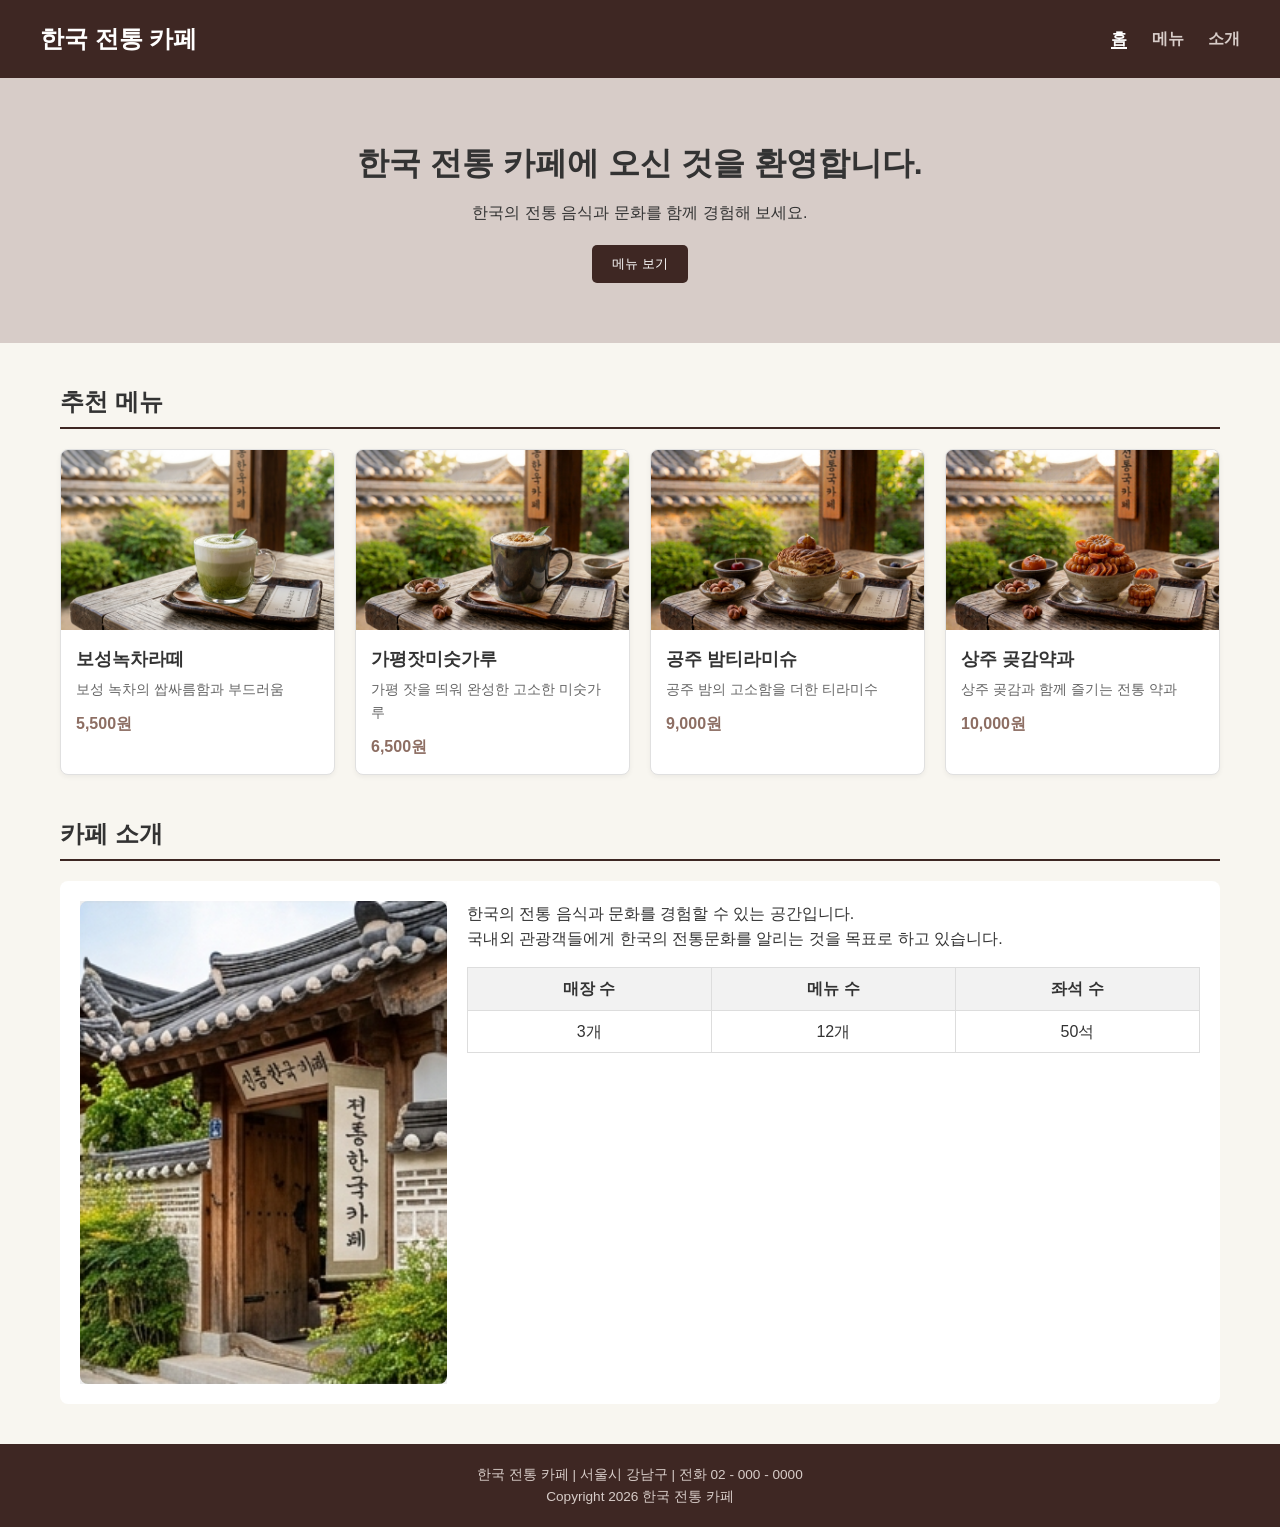
<file: index.html>
<!DOCTYPE html>
<html lang="ko">
<head>
    <meta charset="UTF-8">
    <meta name="viewport" content="width=device-width, initial-scale=1.0">
    <title>한국 전통 카페</title>
    <link rel="stylesheet" href="style.css">
</head>
<body>

<header>
    <h1>한국 전통 카페</h1>
    <nav>
        <a href="index.html" class="active">홈</a>
        <a href="menu.html">메뉴</a>
        <a href="about.html">소개</a>
    </nav>
</header>

<section class="main-banner">
    <h2>한국 전통 카페에 오신 것을 환영합니다.</h2>
    <p>한국의 전통 음식과 문화를 함께 경험해 보세요.</p>
    <button onclick="goMenu()">메뉴 보기</button>
</section>

<section class="content">
    <h2 class="title">추천 메뉴</h2>
    <div class="menu-list">
        <div class="menu-box">
            <div class="image"><img src="images/보성녹차라떼.png" alt="보성녹차라떼"></div>
            <div class="menu-text">
                <h3>보성녹차라떼</h3>
                <p>보성 녹차의 쌉싸름함과 부드러움</p>
                <strong>5,500원</strong>
            </div>
        </div>
        <div class="menu-box">
            <div class="image"><img src="images/가평잣미숫가루.png" alt="가평잣미숫가루"></div>
            <div class="menu-text">
                <h3>가평잣미숫가루</h3>
                <p>가평 잣을 띄워 완성한 고소한 미숫가루</p>
                <strong>6,500원</strong>
            </div>
        </div>
        <div class="menu-box">
            <div class="image"><img src="images/공주밤티라미슈.png" alt="공주 밤티라미슈"></div>
            <div class="menu-text">
                <h3>공주 밤티라미슈</h3>
                <p>공주 밤의 고소함을 더한 티라미수</p>
                <strong>9,000원</strong>
            </div>
        </div>
        <div class="menu-box">
            <div class="image"><img src="images/상주곶감약과.png" alt="상주 곶감약과"></div>
            <div class="menu-text">
                <h3>상주 곶감약과</h3>
                <p>상주 곶감과 함께 즐기는 전통 약과</p>
                <strong>10,000원</strong>
            </div>
        </div>
    </div>
</section>

<section class="content">
    <h2 class="title">카페 소개</h2>
    <div class="cafe-intro">
        <div class="cafe-image">
            <img src="images/1.png" alt="매장 전경">
        </div>
        <div class="cafe-text">
            <p>한국의 전통 음식과 문화를 경험할 수 있는 공간입니다.</p>
            <p>국내외 관광객들에게 한국의 전통문화를 알리는 것을 목표로 하고 있습니다.</p>
            <table>
                <tr>
                    <th>매장 수</th>
                    <th>메뉴 수</th>
                    <th>좌석 수</th>
                </tr>
                <tr>
                    <td>3개</td>
                    <td>12개</td>
                    <td>50석</td>
                </tr>
            </table>
        </div>
    </div>
</section>

<footer>
    <p>한국 전통 카페 | 서울시 강남구 | 전화 02 - 000 - 0000</p>
    <p>Copyright 2026 한국 전통 카페</p>
</footer>

<script src="script.js"></script>
</body>
</html>
</file>
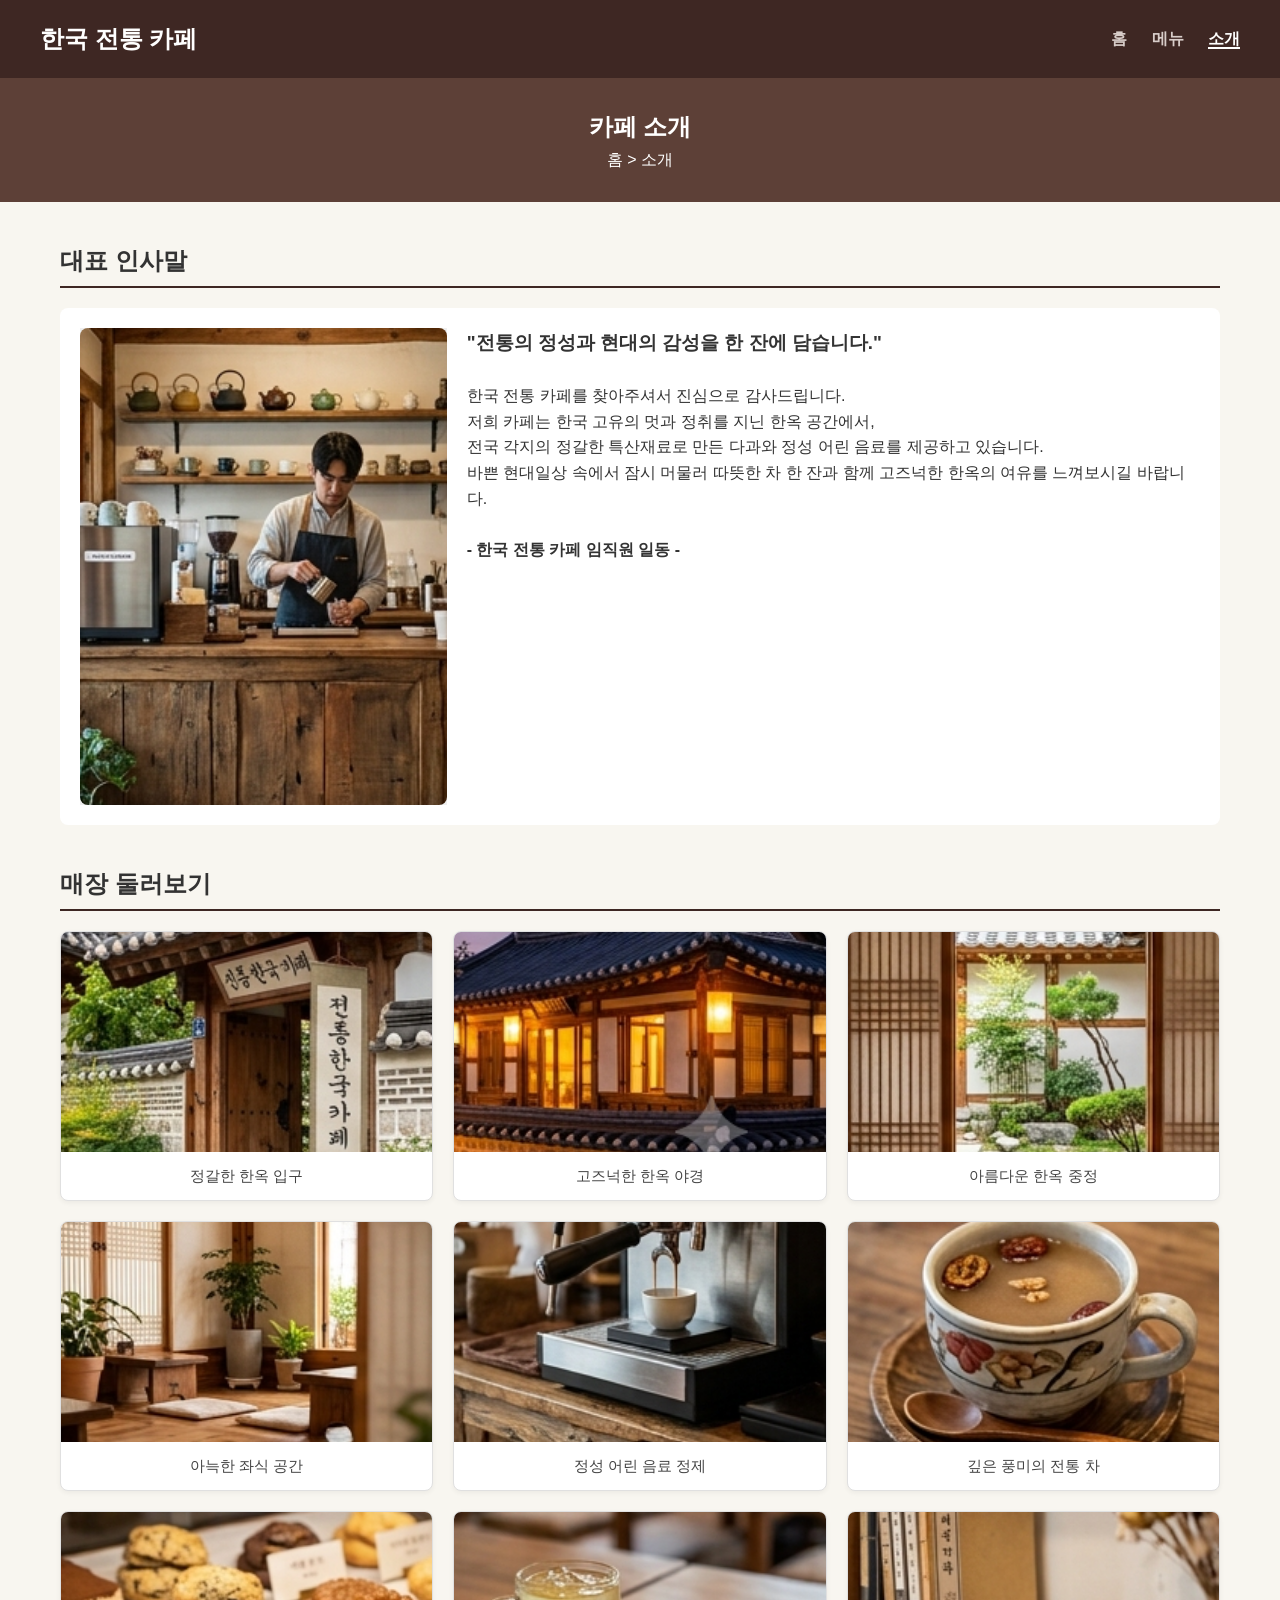
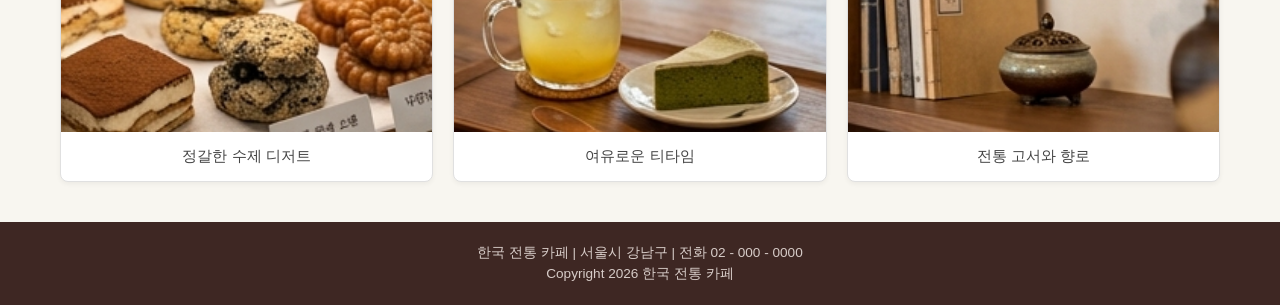
<file: about.html>
<!DOCTYPE html>
<html lang="ko">
<head>
    <meta charset="UTF-8">
    <meta name="viewport" content="width=device-width, initial-scale=1.0">
    <title>소개 - 한국 전통 카페</title>
    <link rel="stylesheet" href="style.css">
</head>
<body>

<header>
    <h1>한국 전통 카페</h1>
    <nav>
        <a href="index.html">홈</a>
        <a href="menu.html">메뉴</a>
        <a href="about.html" class="active">소개</a>
    </nav>
</header>

<div class="page-header">
    <h2>카페 소개</h2>
    <p>홈 &gt; 소개</p>
</div>

<main>

    <!-- 대표 인사말 -->
    <section class="content">
        <h2 class="title">대표 인사말</h2>
        <div class="cafe-intro">
            <div class="cafe-image">
                <img src="images/3.png" alt="바리스타 준비 모습">
            </div>
            <div class="cafe-text">
                <h3>"전통의 정성과 현대의 감성을 한 잔에 담습니다."</h3>
                <br>
                <p>한국 전통 카페를 찾아주셔서 진심으로 감사드립니다.</p>
                <p>저희 카페는 한국 고유의 멋과 정취를 지닌 한옥 공간에서,</p>
                <p>전국 각지의 정갈한 특산재료로 만든 다과와 정성 어린 음료를 제공하고 있습니다.</p>
                <p>바쁜 현대일상 속에서 잠시 머물러 따뜻한 차 한 잔과 함께 고즈넉한 한옥의 여유를 느껴보시길 바랍니다.</p>
                <br>
                <p><strong>- 한국 전통 카페 임직원 일동 -</strong></p>
            </div>
        </div>
    </section>

    <!-- 매장 둘러보기 (갤러리) -->
    <section class="content">
        <h2 class="title">매장 둘러보기</h2>
        <div class="gallery-grid">
            <div class="gallery-item">
                <img src="images/1.png" alt="한옥 입구">
                <p>정갈한 한옥 입구</p>
            </div>
            <div class="gallery-item">
                <img src="images/10.png" alt="한옥 전경 야경">
                <p>고즈넉한 한옥 야경</p>
            </div>
            <div class="gallery-item">
                <img src="images/7.png" alt="중정 정원">
                <p>아름다운 한옥 중정</p>
            </div>
            <div class="gallery-item">
                <img src="images/2.png" alt="좌식 실내 공간">
                <p>아늑한 좌식 공간</p>
            </div>
            <div class="gallery-item">
                <img src="images/8.png" alt="에스프레소 추출">
                <p>정성 어린 음료 정제</p>
            </div>
            <div class="gallery-item">
                <img src="images/4.png" alt="전통 차">
                <p>깊은 풍미의 전통 차</p>
            </div>
            <div class="gallery-item">
                <img src="images/5.png" alt="전통 수제 디저트">
                <p>정갈한 수제 디저트</p>
            </div>
            <div class="gallery-item">
                <img src="images/9.png" alt="음료와 케이크">
                <p>여유로운 티타임</p>
            </div>
            <div class="gallery-item">
                <img src="images/6.png" alt="전통 소품 연출">
                <p>전통 고서와 향로</p>
            </div>
        </div>
    </section>

</main>

<footer>
    <p>한국 전통 카페 | 서울시 강남구 | 전화 02 - 000 - 0000</p>
    <p>Copyright 2026 한국 전통 카페</p>
</footer>

<script src="script.js"></script>
</body>
</html>
</file>
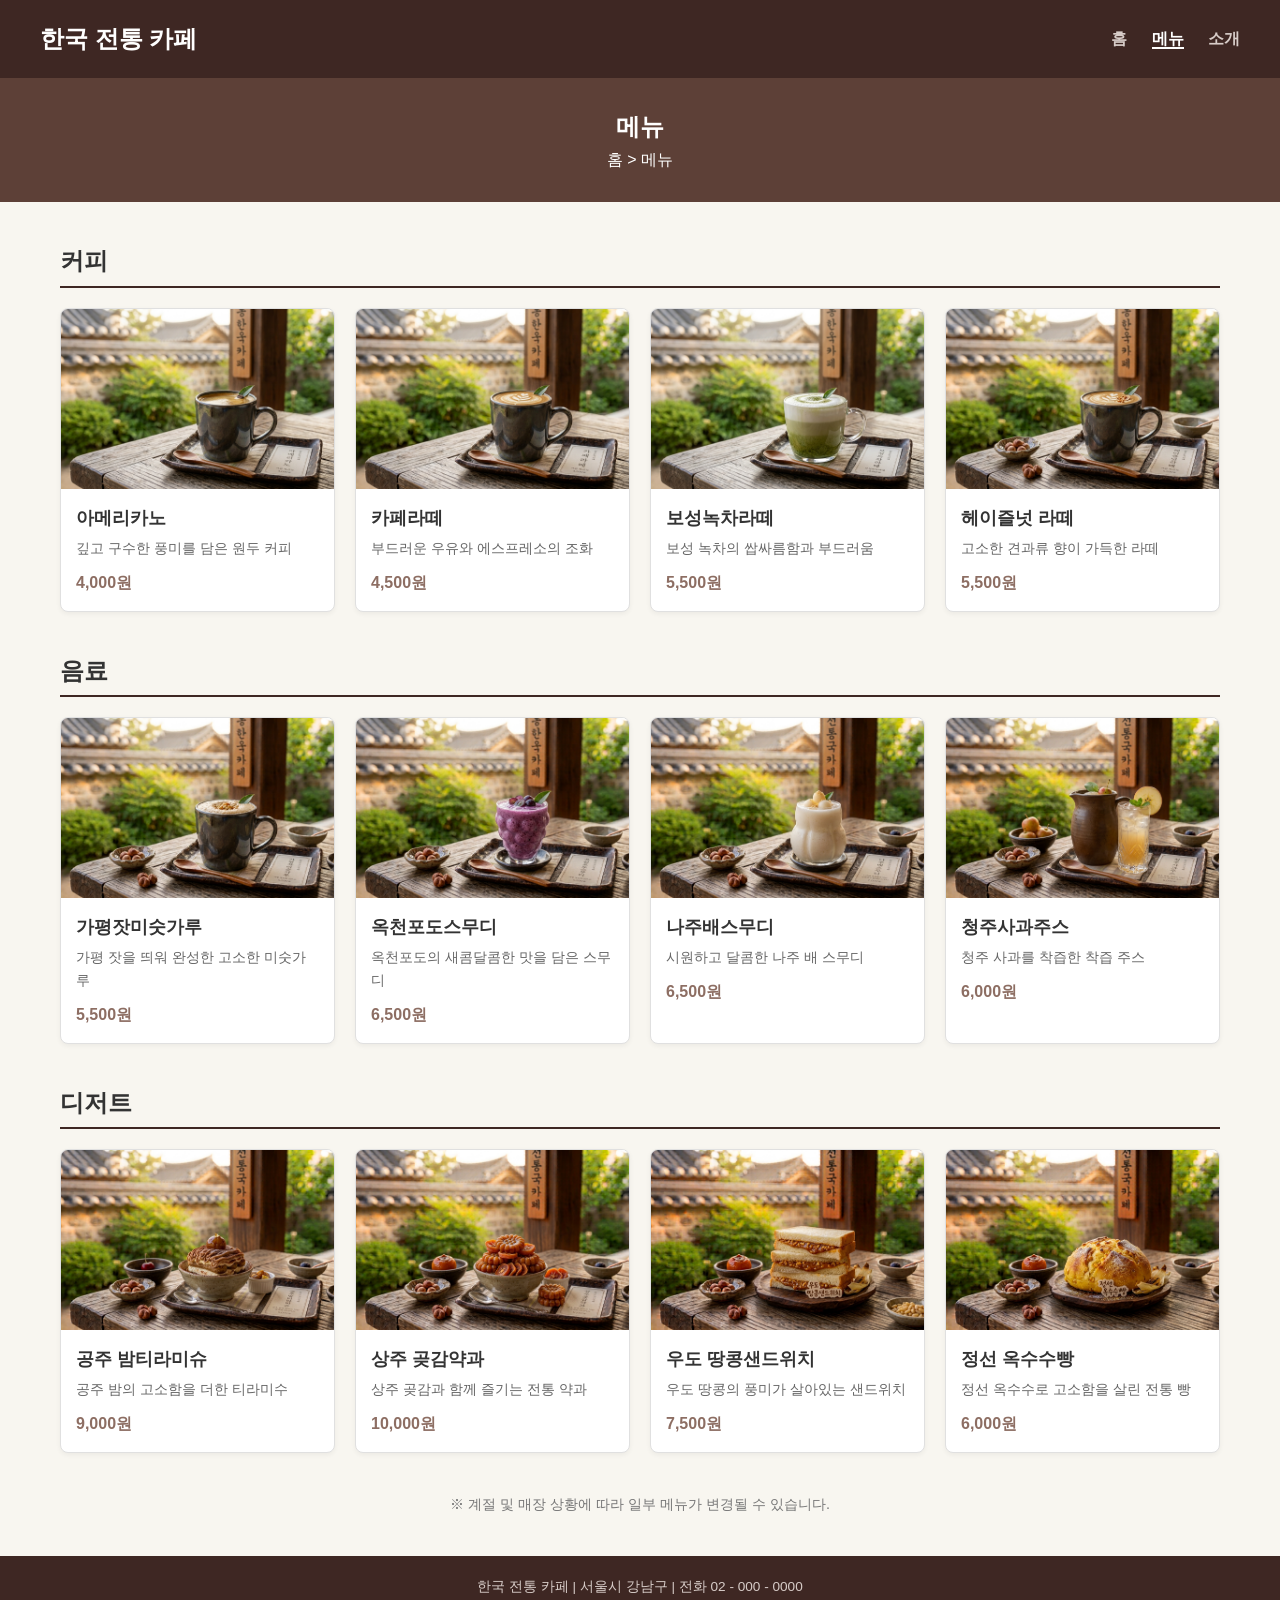
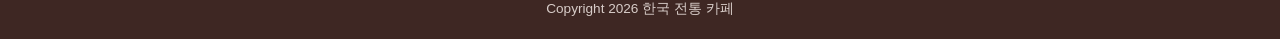
<file: menu.html>
<!DOCTYPE html>
<html lang="ko">
<head>
    <meta charset="UTF-8">
    <meta name="viewport" content="width=device-width, initial-scale=1.0">
    <title>메뉴 - 한국 전통 카페</title>
    <link rel="stylesheet" href="style.css">
</head>
<body>

<header>
    <h1>한국 전통 카페</h1>
    <nav>
        <a href="index.html">홈</a>
        <a href="menu.html" class="active">메뉴</a>
        <a href="about.html">소개</a>
    </nav>
</header>

<div class="page-header">
    <h2>메뉴</h2>
    <p>홈 &gt; 메뉴</p>
</div>

<main>

    <!-- 커피 -->
    <section class="content">
        <h2 class="category">커피</h2>
        <div class="menu-list">
            <div class="menu-box">
                <div class="image"><img src="images/아메리카노.png" alt="아메리카노"></div>
                <div class="menu-text">
                    <h3>아메리카노</h3>
                    <p>깊고 구수한 풍미를 담은 원두 커피</p>
                    <strong>4,000원</strong>
                </div>
            </div>
            <div class="menu-box">
                <div class="image"><img src="images/카페라떼.png" alt="카페라떼"></div>
                <div class="menu-text">
                    <h3>카페라떼</h3>
                    <p>부드러운 우유와 에스프레소의 조화</p>
                    <strong>4,500원</strong>
                </div>
            </div>
            <div class="menu-box">
                <div class="image"><img src="images/보성녹차라떼.png" alt="보성녹차라떼"></div>
                <div class="menu-text">
                    <h3>보성녹차라떼</h3>
                    <p>보성 녹차의 쌉싸름함과 부드러움</p>
                    <strong>5,500원</strong>
                </div>
            </div>
            <div class="menu-box">
                <div class="image"><img src="images/헤이즐넛라떼.png" alt="헤이즐넛 라떼"></div>
                <div class="menu-text">
                    <h3>헤이즐넛 라떼</h3>
                    <p>고소한 견과류 향이 가득한 라떼</p>
                    <strong>5,500원</strong>
                </div>
            </div>
        </div>
    </section>

    <!-- 음료 -->
    <section class="content">
        <h2 class="category">음료</h2>
        <div class="menu-list">
            <div class="menu-box">
                <div class="image"><img src="images/가평잣미숫가루.png" alt="가평잣미숫가루"></div>
                <div class="menu-text">
                    <h3>가평잣미숫가루</h3>
                    <p>가평 잣을 띄워 완성한 고소한 미숫가루</p>
                    <strong>5,500원</strong>
                </div>
            </div>
            <div class="menu-box">
                <div class="image"><img src="images/옥천포도스무디.png" alt="옥천포도스무디"></div>
                <div class="menu-text">
                    <h3>옥천포도스무디</h3>
                    <p>옥천포도의 새콤달콤한 맛을 담은 스무디</p>
                    <strong>6,500원</strong>
                </div>
            </div>
            <div class="menu-box">
                <div class="image"><img src="images/나주배스무디.png" alt="나주배스무디"></div>
                <div class="menu-text">
                    <h3>나주배스무디</h3>
                    <p>시원하고 달콤한 나주 배 스무디</p>
                    <strong>6,500원</strong>
                </div>
            </div>
            <div class="menu-box">
                <div class="image"><img src="images/청주사과주스.png" alt="청주사과주스"></div>
                <div class="menu-text">
                    <h3>청주사과주스</h3>
                    <p>청주 사과를 착즙한 착즙 주스</p>
                    <strong>6,000원</strong>
                </div>
            </div>
        </div>
    </section>

    <!-- 디저트 -->
    <section class="content">
        <h2 class="category">디저트</h2>
        <div class="menu-list">
            <div class="menu-box">
                <div class="image"><img src="images/공주밤티라미슈.png" alt="공주 밤티라미슈"></div>
                <div class="menu-text">
                    <h3>공주 밤티라미슈</h3>
                    <p>공주 밤의 고소함을 더한 티라미수</p>
                    <strong>9,000원</strong>
                </div>
            </div>
            <div class="menu-box">
                <div class="image"><img src="images/상주곶감약과.png" alt="상주 곶감약과"></div>
                <div class="menu-text">
                    <h3>상주 곶감약과</h3>
                    <p>상주 곶감과 함께 즐기는 전통 약과</p>
                    <strong>10,000원</strong>
                </div>
            </div>
            <div class="menu-box">
                <div class="image"><img src="images/우도땅콩샌드위치.png" alt="우도 땅콩샌드위치"></div>
                <div class="menu-text">
                    <h3>우도 땅콩샌드위치</h3>
                    <p>우도 땅콩의 풍미가 살아있는 샌드위치</p>
                    <strong>7,500원</strong>
                </div>
            </div>
            <div class="menu-box">
                <div class="image"><img src="images/정선옥수수빵.png" alt="정선 옥수수빵"></div>
                <div class="menu-text">
                    <h3>정선 옥수수빵</h3>
                    <p>정선 옥수수로 고소함을 살린 전통 빵</p>
                    <strong>6,000원</strong>
                </div>
            </div>
        </div>
    </section>

    <p class="notice">
        ※ 계절 및 매장 상황에 따라 일부 메뉴가 변경될 수 있습니다.
    </p>

</main>

<footer>
    <p>한국 전통 카페 | 서울시 강남구 | 전화 02 - 000 - 0000</p>
    <p>Copyright 2026 한국 전통 카페</p>
</footer>

<script src="script.js"></script>
</body>
</html>
</file>
<file: style.css>
/* 기본 초기화 */
* {
    margin: 0;
    padding: 0;
    box-sizing: border-box;
}

body {
    font-family: 'Noto Sans KR', sans-serif;
    color: #333;
    background-color: #f8f6f0;
    line-height: 1.6;
}

/* 헤더 & 네비게이션 */
header {
    background-color: #3e2723;
    color: #fff;
    padding: 20px 40px;
    display: flex;
    justify-content: space-between;
    align-items: center;
}

header h1 {
    font-size: 1.5rem;
}

nav a {
    color: #d7ccc8;
    text-decoration: none;
    margin-left: 20px;
    font-weight: bold;
}

nav a.active, nav a:hover {
    color: #fff;
    border-bottom: 2px solid #fff;
}

/* 서브페이지 헤더 */
.page-header {
    background-color: #5d4037;
    color: #fff;
    padding: 30px 40px;
    text-align: center;
}

/* 메인 배너 */
.main-banner {
    background-color: #d7ccc8;
    padding: 60px 20px;
    text-align: center;
}

.main-banner h2 {
    font-size: 2rem;
    margin-bottom: 10px;
}

.main-banner button {
    margin-top: 20px;
    padding: 10px 20px;
    background-color: #3e2723;
    color: #fff;
    border: none;
    border-radius: 5px;
    cursor: pointer;
}

/* 공통 컨텐츠 영역 */
.content {
    max-width: 1200px;
    margin: 40px auto;
    padding: 0 20px;
}

.title, .category {
    font-size: 1.5rem;
    margin-bottom: 20px;
    border-bottom: 2px solid #3e2723;
    padding-bottom: 5px;
}

/* 메뉴 리스트 (그리드 Layout) */
.menu-list {
    display: grid;
    grid-template-columns: repeat(auto-fill, minmax(240px, 1fr));
    gap: 20px;
}

.menu-box {
    background-color: #fff;
    border: 1px solid #e0e0e0;
    border-radius: 8px;
    overflow: hidden;
    box-shadow: 0 2px 5px rgba(0,0,0,0.05);
}

.image {
    width: 100%;
    height: 180px;
    background-color: #eee;
}

.image img {
    width: 100%;
    height: 100%;
    object-fit: cover;
    display: block;
}

.menu-text {
    padding: 15px;
}

.menu-text h3 {
    font-size: 1.1rem;
    margin-bottom: 5px;
}

.menu-text p {
    font-size: 0.9rem;
    color: #666;
    margin-bottom: 10px;
}

.menu-text strong {
    color: #8d6e63;
}

/* 소개 섹션 */
.cafe-intro {
    display: flex;
    gap: 20px;
    background-color: #fff;
    padding: 20px;
    border-radius: 8px;
}

.cafe-image {
    flex: 1;
    min-height: 200px;
    background-color: #eee;
}

.cafe-image img {
    width: 100%;
    height: 100%;
    object-fit: cover;
    border-radius: 8px;
}

.cafe-text {
    flex: 2;
}

table {
    width: 100%;
    margin-top: 15px;
    border-collapse: collapse;
}

th, td {
    border: 1px solid #ddd;
    padding: 8px;
    text-align: center;
}

th {
    background-color: #f2f2f2;
}

/* 갤러리 그리드 */
.gallery-grid {
    display: grid;
    grid-template-columns: repeat(auto-fill, minmax(280px, 1fr));
    gap: 20px;
    margin-top: 20px;
}

.gallery-item {
    background-color: #ffffff;
    border: 1px solid #e0e0e0;
    border-radius: 8px;
    overflow: hidden;
    text-align: center;
    box-shadow: 0 2px 5px rgba(0, 0, 0, 0.05);
}

.gallery-item img {
    width: 100%;
    height: 220px;
    object-fit: cover;
    display: block;
}

.gallery-item p {
    padding: 12px;
    font-size: 0.95rem;
    color: #444444;
    font-weight: 500;
}

.notice {
    text-align: center;
    color: #777;
    margin: 30px 0;
    font-size: 0.9rem;
}

/* 푸터 */
footer {
    background-color: #3e2723;
    color: #d7ccc8;
    text-align: center;
    padding: 20px;
    margin-top: 40px;
    font-size: 0.85rem;
}
</file>
